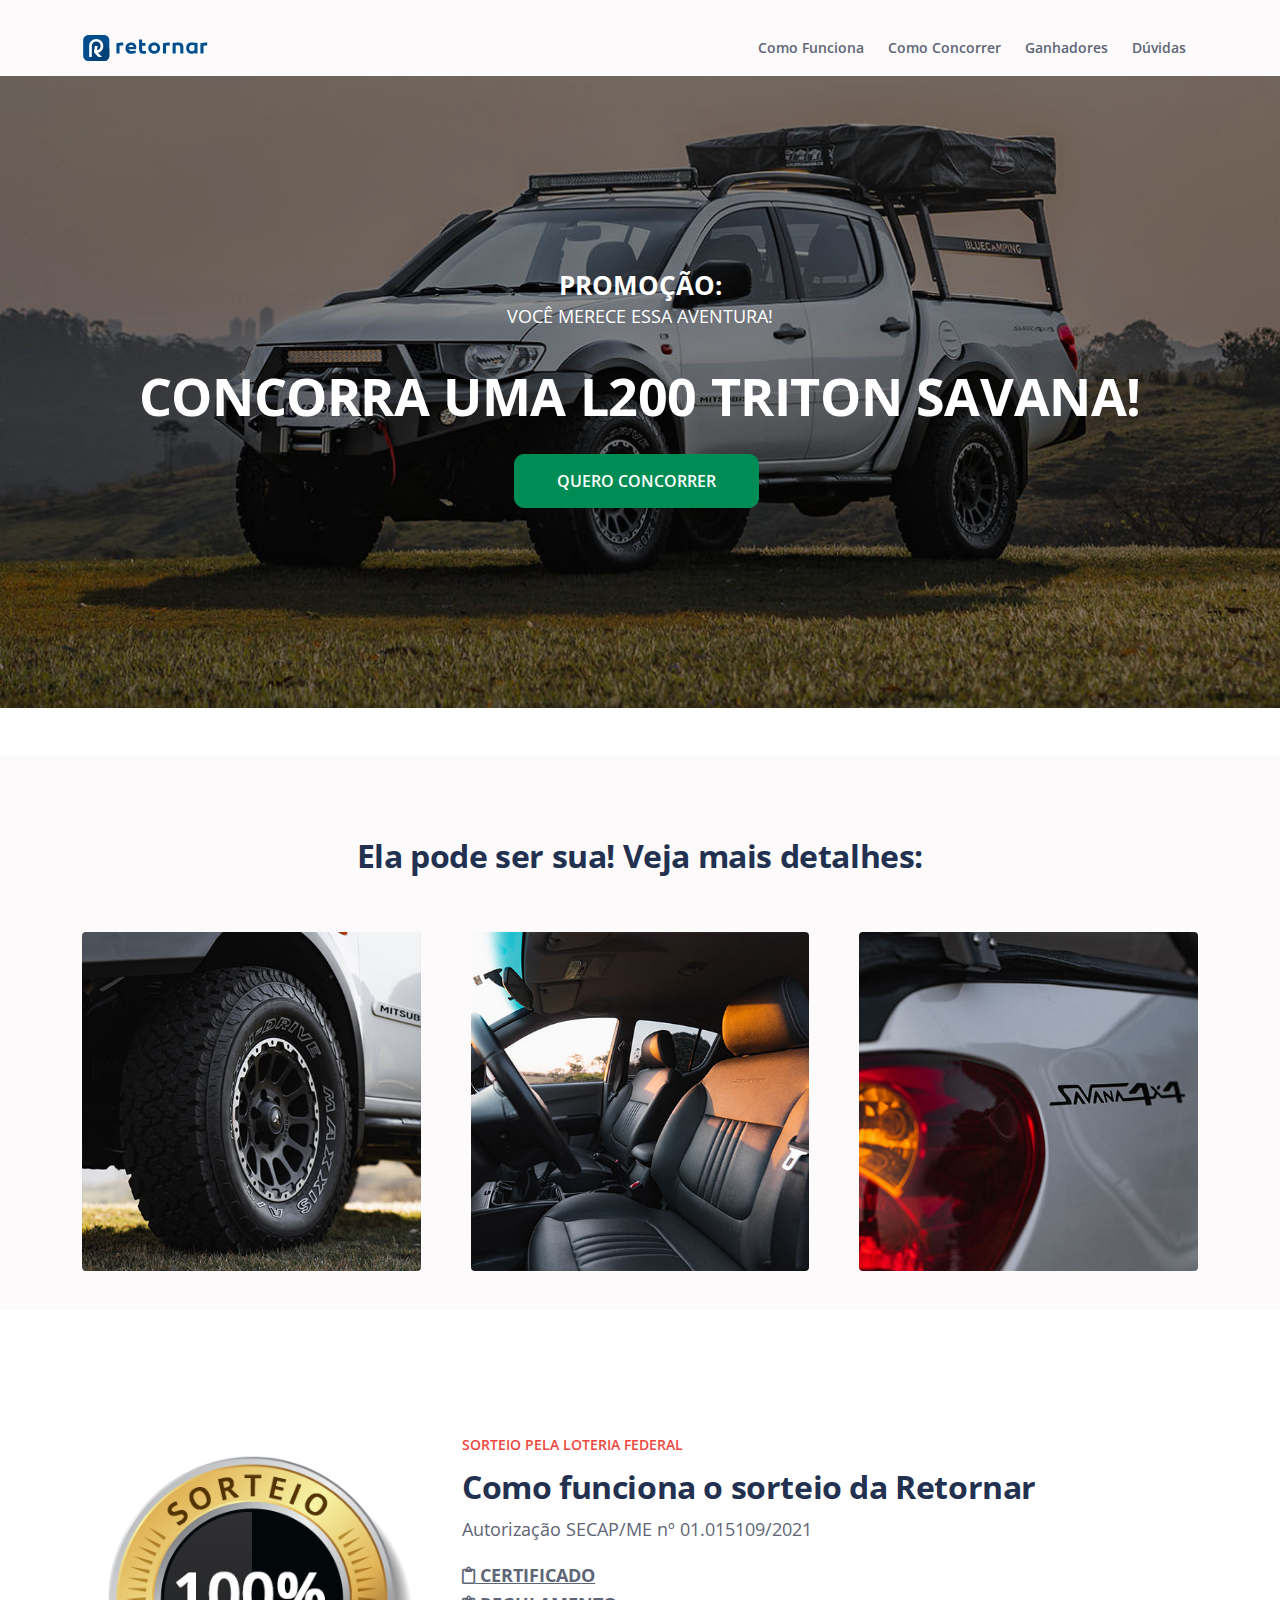
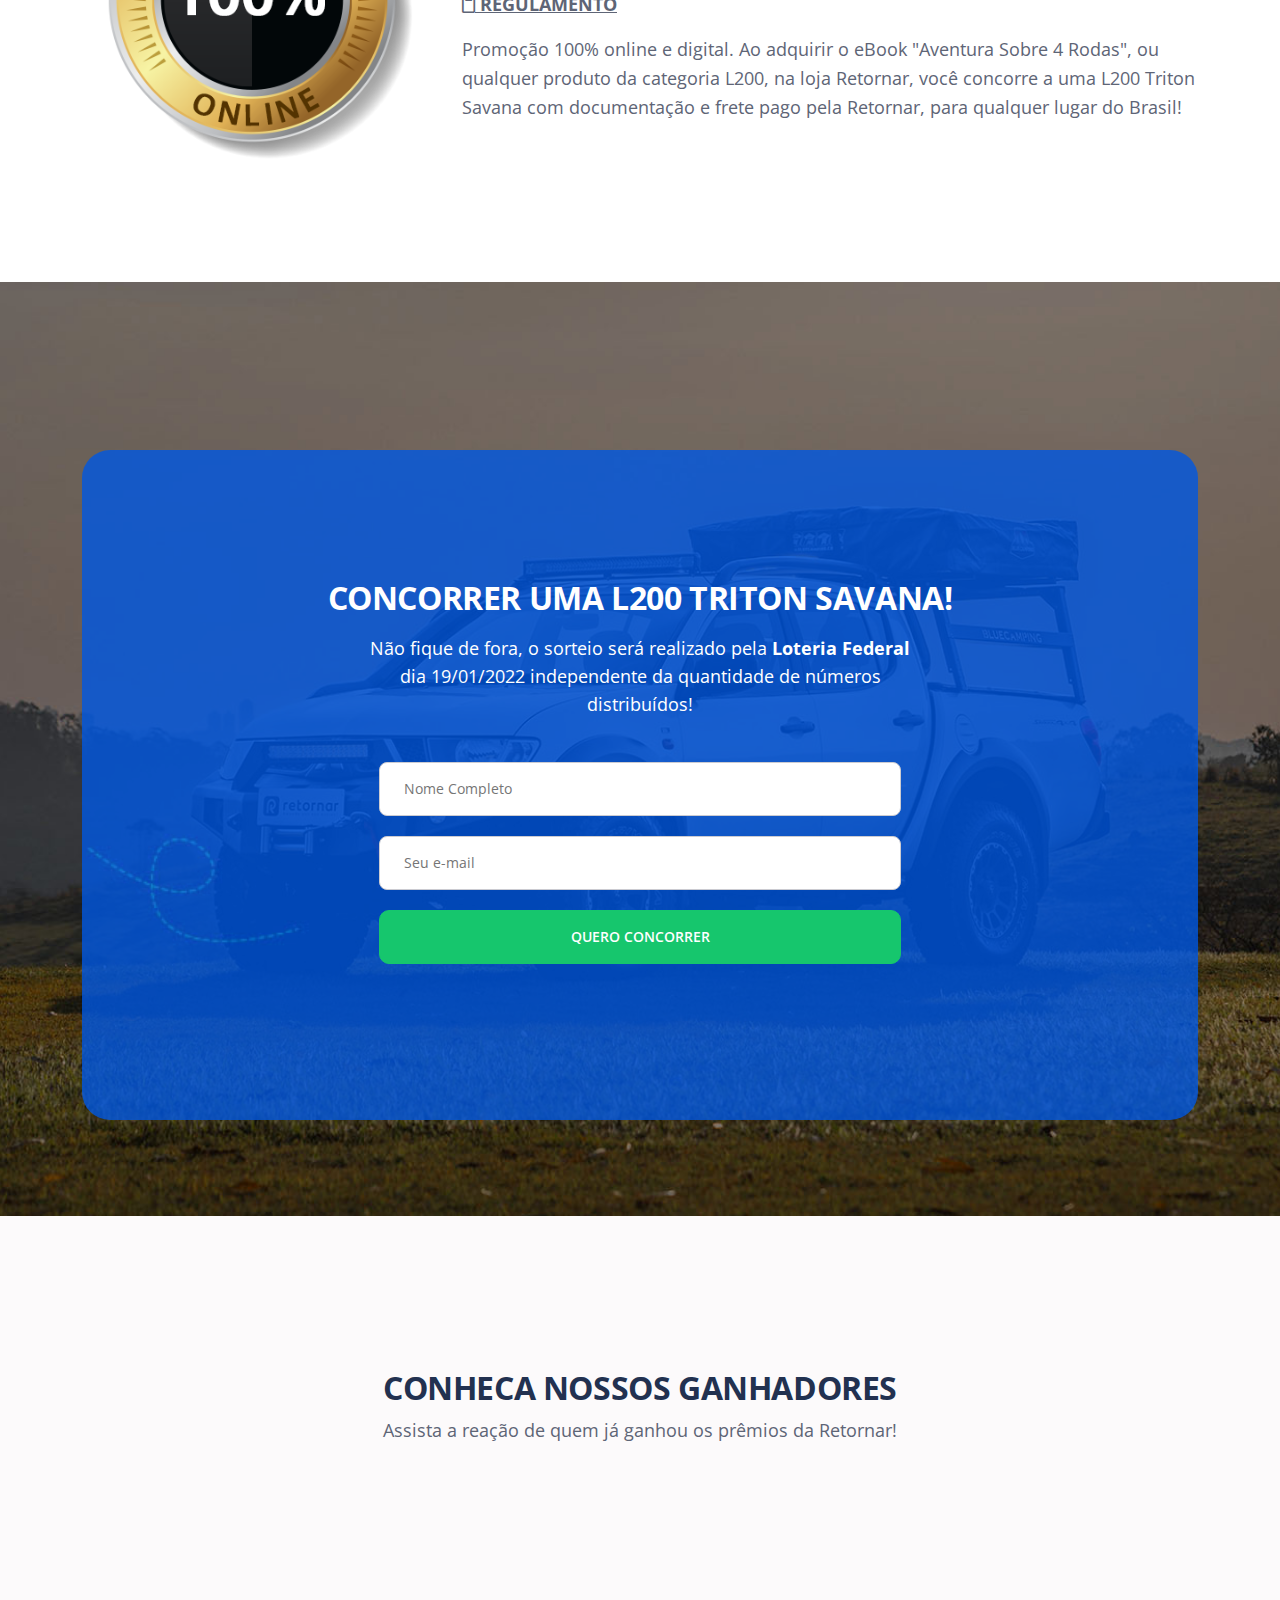
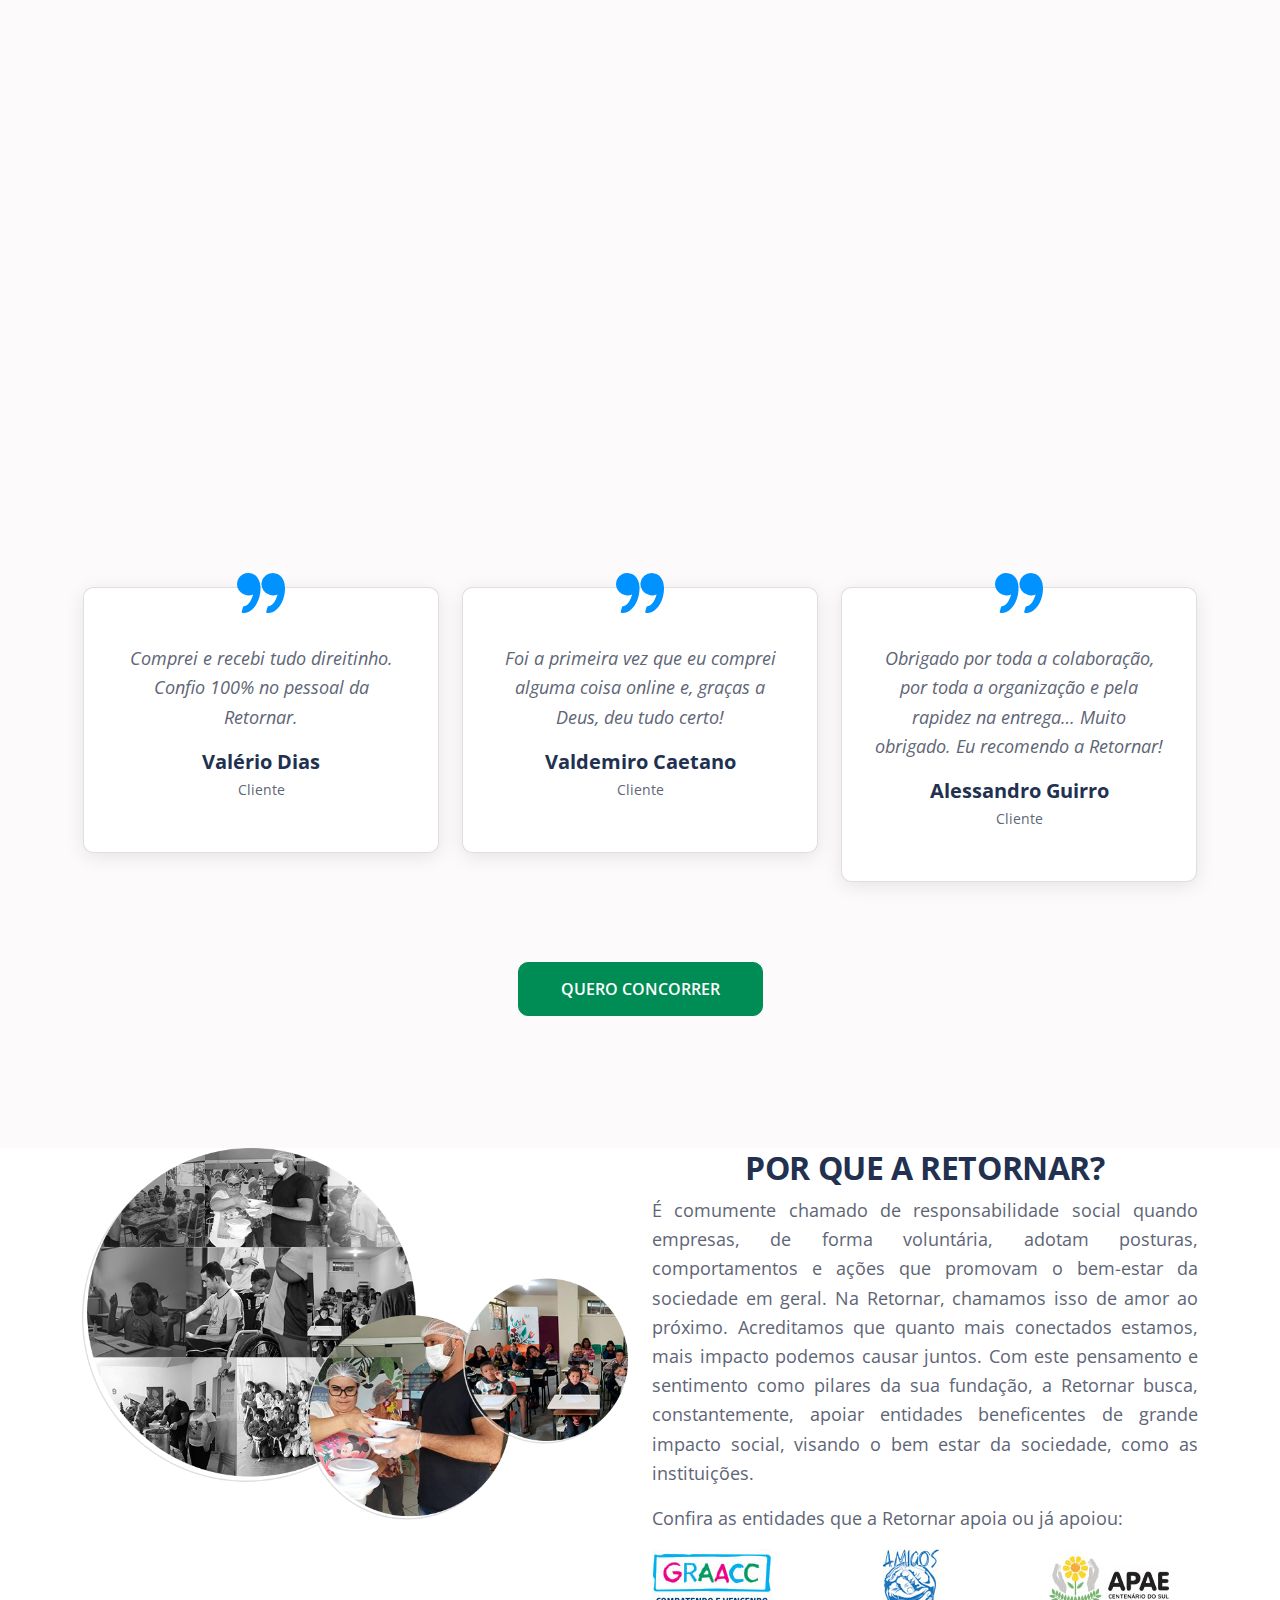
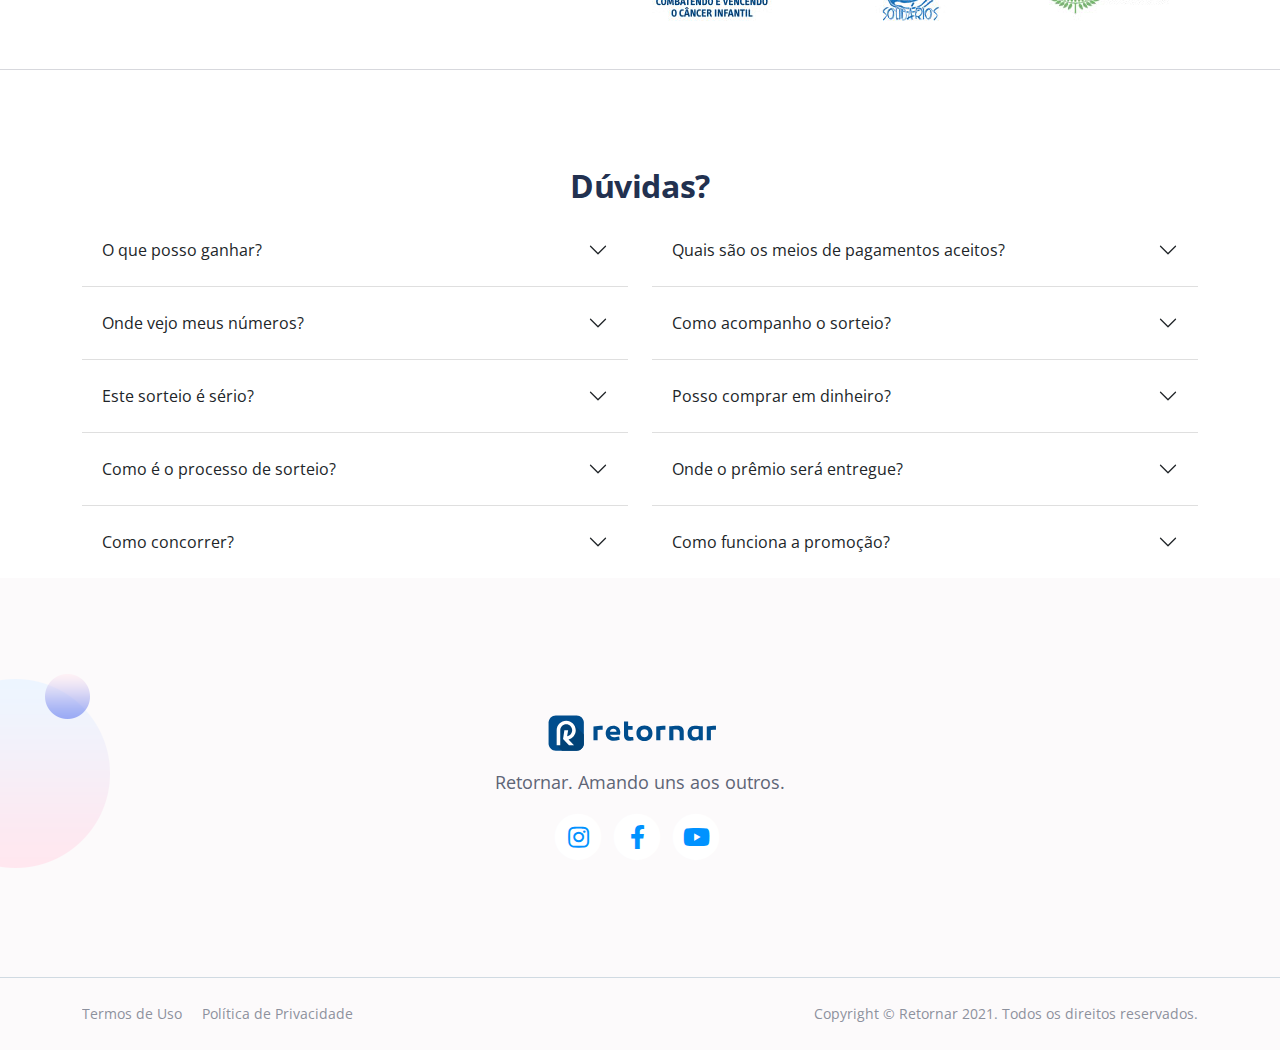
<file: html/index.html>
<!DOCTYPE html>
<html lang="pt-br">
<head>
    <meta charset="utf-8">
    <meta name="viewport" content="width=device-width, initial-scale=1, shrink-to-fit=no">
    
    <meta name="description" content="Para participar e concorrer, clique no link e compre agora mesmo o exemplar indicado na promoção do sorteio.">
    <meta name="author" content="Retornar Tecnologia">

	<meta property="og:site_name" content="Você pode ganhar uma L200 Triton Savana da Retornar." /> 
	<meta property="og:site" content="https://l200.retornar.com.br" /> 
	<meta property="og:title" content="Você pode ganhar uma L200 Triton Savana da Retornar! Clique e saiba como"/> 
	<meta property="og:description" content="Clique no link e compre agora mesmo o exemplar indicado na promoção do sorteio." /> 
	<meta property="og:image" content="https://l200.retornar.com.br/img/prod-slide-1.jpg" /> 
	<meta property="og:url" content="https://l200.retornar.com.br?utm_source=url_share&utm_campaign=l200" /> 
	
    <title>Você pode ganhar uma L200 Triton Savana da Retornar. Concorra ao fazer uma compra à partir de R$50,00</title>
    
    <!-- Styles -->
    <link href="https://fonts.googleapis.com/css2?family=Open+Sans:ital,wght@0,400;0,600;0,700;1,400&display=swap" rel="stylesheet">
    <link href="css/bootstrap.min.css" rel="stylesheet">
    <link href="css/fontawesome-all.min.css" rel="stylesheet">
    <link href="css/swiper.css" rel="stylesheet">
	<link href="css/styles.css" rel="stylesheet">
    <link href="css/custom.css" rel="stylesheet">
	
	<!-- Favicon  -->
    <link rel="icon" href="images/favicon.ico">
</head>

<body data-bs-spy="scroll" data-bs-target="#navbarExample">
    
    <!-- Navigation -->
    <nav id="navbarExample" class="navbar navbar-expand-lg fixed-top navbar-light" aria-label="Main navigation">
        <div class="container">
            <!-- Image Logo -->
            <a class="navbar-brand logo-image" href="#header"><img src="images/logo.svg" alt="alternative"></a>
            <button class="navbar-toggler p-0 border-0" type="button" id="navbarSideCollapse" aria-label="Toggle navigation">
                <span class="navbar-toggler-icon"></span>
            </button>
            <div class="navbar-collapse offcanvas-collapse" id="navbarsExampleDefault">
                <ul class="navbar-nav ms-auto navbar-nav-scroll">
                    <li class="nav-item">
                        <a class="nav-link" href="#como-funciona">Como Funciona</a>
                    </li>
                    <li class="nav-item">
                        <a class="nav-link" href="#como-concorrer">Como Concorrer</a>
                    </li>
                    <li class="nav-item">
                        <a class="nav-link" href="#ganhadores">Ganhadores</a>
                    </li>
                    <li class="nav-item">
                        <a class="nav-link" href="#duvidas">Dúvidas</a>
                    </li>
                </ul>
            </div> <!-- end of navbar-collapse -->
        </div> <!-- end of container -->
    </nav> <!-- end of navbar -->
    <!-- end of navigation -->

    <!-- Header -->
    <header id="header" class="header header-principal">
        <div class="container">
            <div class="row">
                <div class="col-lg-12 col-xl-12">
                    <div class="text-container">
                        <p class="p-large"><strong>PROMOÇÃO:</strong><br/>Você merece essa aventura!</p>
                        <p class="p-large"></p>
                        <h1 class="h1-large">Concorra uma L200 Triton Savana!</h1>
                        
                        <a class="btn-solid-lg" href="#como-concorrer">QUERO CONCORRER</a>
                    </div> <!-- end of text-container -->
                </div> <!-- end of col -->
            </div> <!-- end of row -->
        </div> <!-- end of container -->
    </header> <!-- end of header -->
    <!-- end of header -->


    <!-- detalhes -->
    <div id="detalhes" class="detalhes-1 bg-gray mt-5">
        <div class="container">
            <div class="row">
                <div class="col-lg-12">
                    <h2>Ela pode ser sua! Veja mais detalhes:</h2>
                </div> <!-- end of col -->
            </div> <!-- end of row -->
            <div class="row">
                <div class="col-lg-12">
                    
                   <!-- Image Slider -->
                   <div class="slider-container">
                    <div class="swiper-container image-slider">
                        <div class="swiper-wrapper">
                            <div class="swiper-slide">
                                <img class="img-fluid rounded" src="images/mosaico-02.jpg" alt="foto">
                            </div>
                            <div class="swiper-slide">
                                <img class="img-fluid rounded" src="images/mosaico-03.jpg" alt="foto">
                            </div>
                            <div class="swiper-slide">
                                <img class="img-fluid rounded" src="images/mosaico-04.jpg" alt="foto">
                            </div>
                            <div class="swiper-slide">
                                <img class="img-fluid rounded" src="images/mosaico-05.jpg" alt="foto">
                            </div>
                            <div class="swiper-slide">
                                <img class="img-fluid rounded" src="images/mosaico-06.jpg" alt="foto">
                            </div>
                            <div class="swiper-slide">
                                <img class="img-fluid rounded" src="images/mosaico-07.jpg" alt="foto">
                            </div>
                        </div> <!-- end of swiper-wrapper -->
                    </div> <!-- end of swiper container -->
                </div> <!-- end of slider-container -->
                <!-- end of image slider -->

                </div> <!-- end of col -->
            </div> <!-- end of row -->
        </div> <!-- end of container -->
    </div> <!-- end of cards-1 -->
    <!-- end of detalhes -->

    <!-- Como Funciona -->
    <div id="como-funciona" class="mt-5 mb-5 pb-5">
        <div class="container"> 
            <div class="row">
                <div class="col-xl-4">
                    <img class="img-fluid" src="images/selo_sorteio.png" alt="selo">
                </div>
                <div class="col-xl-8">
                    <div class="section-title">
                        SORTEIO PELA LOTERIA FEDERAL
                    </div>
                    <h2>Como funciona o sorteio da Retornar</h2>
                    <p>Autorização SECAP/ME nº 01.015109/2021</p>
                    <p>
                        <strong><a href="#"><span class="far fa-clipboard"></span> CERTIFICADO</strong></a> <br/>
                        <a href="#"><strong> <a href="#"><span class="far fa-clipboard"></span> REGULAMENTO</strong></a>
                    </p>
                    <p>Promoção 100% online e digital. Ao adquirir o eBook "Aventura Sobre 4 Rodas", ou qualquer produto da categoria L200, na loja Retornar, você concorre a uma L200 Triton Savana com documentação e frete pago pela Retornar, para qualquer lugar do Brasil!
                    </p>
                </div> <!-- end of col -->
            </div> <!-- end of row -->
        </div> <!-- end of container -->
    </div> <!-- end of como-funciona -->

        <!-- acao -->
        <div id="como-concorrer" class="basic-3">
            <div class="container">
                <div class="text-container">
                    <div class="row">
                        <div class="col-lg-12">
                            <h2>CONCORRER UMA L200 TRITON SAVANA!</h2>
                            <p class="p-large">Não fique de fora, o sorteio será realizado pela <strong>Loteria Federal</strong> dia 19/01/2022 independente da quantidade de números distribuídos!</p>
                        </div>
                        <div class="col">&nbsp;</div>
                        <div class="col-lg-6 col-sm-12">
                            <form>
                                <div class="form-group">
                                    <input type="text" class="form-control-input" placeholder="Nome Completo" required>
                                </div>
                                <div class="form-group">
                                    <input type="email" class="form-control-input" placeholder="Seu e-mail" required>
                                </div>
                                <div class="form-group">
                                    <button type="submit" class="btn-solid-lg form-control-submit-button" href="#como_concorrer">QUERO CONCORRER</button>
                                    
                                </div>
                            </form>
                        </div>
                        <div class="col">&nbsp;</div>
                    </div>
                </div> <!-- end of col -->
                </div> <!-- end of row -->
            </div> <!-- end of container -->
        </div> <!-- end of acao -->
        
    <!-- ganhadores -->
    <div id="ganhadores" class="ganhadores bg-gray">
        <div class="container">
            <div class="row">
                <div class="col-lg-12">
                    <h2>CONHECA NOSSOS GANHADORES</h2>
                    <p>Assista a reação de quem já ganhou os prêmios da Retornar!</p>
                </div> <!-- end of col -->
            </div> <!-- end of row -->
            <div class="row video-ganhadores">
                <div class="col-lg-12">
                    <iframe src="https://player.vimeo.com/video/516354800?loop=1&amp;title=0&amp;byline=0&amp;portrait=0" style="position:absolute;top:0;left:0;width:100%;height:100%;" frameborder="0" allow="autoplay; fullscreen; picture-in-picture" allowfullscreen=""></iframe>
                </div> <!-- end of col -->
            </div> <!-- end of row -->
            <!-- Depoimentos -->
            <div class="row">
                <div class="col-lg-12 mt-5">
                     <!-- Card -->
                     <div class="card">
                        <img class="quotes" src="images/quotes.svg" alt="alternative">
                        <div class="card-body">
                            <p class="testimonial-text">Comprei e recebi tudo direitinho. Confio 100% no pessoal da Retornar.</p>
                            <div class="testimonial-author">Valério Dias</div>
                            <div class="occupation">Cliente</div>
                        </div>
                    </div>
                    <!-- end of card -->

                    <!-- Card -->
                    <div class="card">
                        <img class="quotes" src="images/quotes.svg" alt="alternative">
                        <div class="card-body">
                            <p class="testimonial-text">Foi a primeira vez que eu comprei alguma coisa online e, graças a Deus, deu tudo certo!</p>
                            <div class="testimonial-author">Valdemiro Caetano</div>
                            <div class="occupation">Cliente</div>
                        </div>
                        
                    </div>
                    <!-- end of card -->

                    <!-- Card -->
                    <div class="card">
                        <img class="quotes" src="images/quotes.svg" alt="alternative">
                        <div class="card-body">
                            <p class="testimonial-text">Obrigado por toda a colaboração, por toda a organização e pela rapidez na entrega… Muito obrigado. Eu recomendo a Retornar!</p>
                            <div class="testimonial-author">Alessandro Guirro</div>
                            <div class="occupation">Cliente</div>
                        </div>
                        
                    </div>
                    <!-- end of card -->
                </div>
            </div> <!-- end off Depoimentos-->

            <!-- acao -->
            <div class="row mb-5">
                <div class="col">&nbsp;</div>
                        <div class="col-lg-4 col-sm-12">
                            <a class="btn-solid-lg mb-5" href="#como-concorrer">QUERO CONCORRER</a>
                        </div>
                        <div class="col">&nbsp;</div>
            </div> <!-- end of acao -->

    </div> <!-- end of conteiner -->
    </div><!-- end of ganhadores -->

      <!-- sobre a Retornar -->
      <div id="a-retornar" class="mb-5">
        <div class="container">
            <div class="row">
                <div class="col-lg-6 bg-sobre-a-retornar">
                    <div class="text-container">
                        <img class="img-fluid" src="images/filosofia-retornar.png" alt="alternative">
                    </div> <!-- end of text-container -->
                </div> <!-- end of col -->
                <div class="col-lg-6">
                    <h2>POR QUE A RETORNAR?</h2>
                    <p>É comumente chamado de responsabilidade social quando empresas, de forma voluntária, adotam posturas, comportamentos e ações que promovam o bem-estar da sociedade em geral.

                    Na Retornar, chamamos isso de amor ao próximo. Acreditamos que quanto mais conectados estamos, mais impacto podemos causar juntos.
                    
                    Com este pensamento e sentimento como pilares da sua fundação, a Retornar busca, constantemente, apoiar entidades beneficentes de grande impacto social, visando o bem estar da sociedade, como as instituições.</p>
                    <p>Confira as entidades que a Retornar apoia ou já apoiou:</p>
                         <!-- Image Slider -->
                    <div class="slider-container">
                        <div class="swiper-container image-slider">
                            <div class="swiper-wrapper">
                                <div class="swiper-slide">
                                    <img class="img-fluid" src="images/graac.jpg" alt="entidades">
                                </div>
                                <div class="swiper-slide">
                                    <img class="img-fluid" src="images/amigos-solidarios.jpg" alt="entidades">
                                </div>
                                <div class="swiper-slide">
                                    <img class="img-fluid" src="images/apae-centenario.jpg" alt="entidades">
                                </div>
                                <div class="swiper-slide">
                                    <img class="img-fluid" src="images/arte-e-vida.jpg" alt="entidades">
                                </div>
                                <div class="swiper-slide">
                                    <img class="img-fluid" src="images/instituto-livres.jpg" alt="entidades">
                                </div>
                                <div class="swiper-slide">
                                    <img class="img-fluid" src="images/miguel-da-esperanca.jpg" alt="entidades">
                                </div>
                                <div class="swiper-slide">
                                    <img class="img-fluid" src="images/refugio.jpg" alt="entidades">
                                </div>
                                <div class="swiper-slide">
                                    <img class="img-fluid" src="images/surf-special.jpg" alt="entidades">
                                </div>
                            </div> <!-- end of swiper-wrapper -->
                        </div> <!-- end of swiper container -->
                    </div> <!-- end of slider-container -->
                </div> <!-- end of col -->
            </div> <!-- end of row -->
        </div> <!-- end of container -->
    </div> <!-- end of sobre -->
    <!-- end of contact -->

    <hr class="section-divider">

    <!-- dúvidas -->
    <div id="duvidas" class="pt-5 mt-5">
        <div class="container">
            <div class="row">
                <h2>Dúvidas?</h2>
                <div class="col-lg-6">
                    <div class="accordion accordion-flush" id="accordionFlushExample">

                        <div class="accordion-item">
                            <h2 class="accordion-header" id="duvidas-titulo-1">
                              <button class="accordion-button collapsed" type="button" data-bs-toggle="collapse" data-bs-target="#duvidas-titulo-1-collapse" aria-expanded="false" aria-controls="duvidas-titulo-1-collapse">
                                O que posso ganhar?
                              </button>
                            </h2>
                            <div id="duvidas-titulo-1-collapse" class="accordion-collapse collapse" aria-labelledby="duvidas-titulo-1" data-bs-parent="#accordionFlushExample">
                              <div class="accordion-body">Você pode ganhar uma L200 Triton Savana, com documentação e frete pago para qualquer lugar do Brasil!</div>
                            </div>
                          </div>

                          <div class="accordion-item">
                            <h2 class="accordion-header" id="duvidas-titulo-2">
                              <button class="accordion-button collapsed" type="button" data-bs-toggle="collapse" data-bs-target="#duvidas-titulo-2-collapse" aria-expanded="false" aria-controls="duvidas-titulo-2-collapse">
                                Onde vejo meus números?
                              </button>
                            </h2>
                            <div id="duvidas-titulo-2-collapse" class="accordion-collapse collapse" aria-labelledby="duvidas-titulo-2" data-bs-parent="#accordionFlushExample">
                              <div class="accordion-body">Se você comprou algum produto Retornar que lhe dá direito à participar de uma promoção ou sorteio, <a href="https://sorteios.retornar.com.br/meusnumeros?utm_source=LPl200" target="_blank" rel="noopener noreferrer" style="font-size: 16px;"> clique aqui para consultar seus números da sorte</a>. Se já fazem mais de 3 dias úteis que você já fez seu pagamento, mande uma mensagem pra gente aqui pelo chat que vamos verificar o status do seu pedido.</div>
                            </div>
                          </div>

                          <div class="accordion-item">
                            <h2 class="accordion-header" id="duvidas-titulo-3">
                              <button class="accordion-button collapsed" type="button" data-bs-toggle="collapse" data-bs-target="#duvidas-titulo-3-collapse" aria-expanded="false" aria-controls="duvidas-titulo-3-collapse">
                                Este sorteio é sério?
                              </button>
                            </h2>
                            <div id="duvidas-titulo-3-collapse" class="accordion-collapse collapse" aria-labelledby="duvidas-titulo-3" data-bs-parent="#accordionFlushExample">
                              <div class="accordion-body">Sim! Quando o assunto é sorteio pode ter certeza que o assunto é sério. Esta ação cumpre todos os requisitos legais junto ao Governo Federal e possui certificado de autorização emitido pela Secap - Secretaria de Avaliação de Políticas Públicas, Planejamento, Energia e Loteria sob o certificado nº 01.015109/2021.</div>
                            </div>
                          </div>

                          <div class="accordion-item">
                            <h2 class="accordion-header" id="duvidas-titulo-4">
                              <button class="accordion-button collapsed" type="button" data-bs-toggle="collapse" data-bs-target="#duvidas-titulo-4-collapse" aria-expanded="false" aria-controls="duvidas-titulo-4-collapse">
                                Como é o processo de sorteio? 
                              </button>
                            </h2>
                            <div id="duvidas-titulo-4-collapse" class="accordion-collapse collapse" aria-labelledby="duvidas-titulo-4" data-bs-parent="#accordionFlushExample">
                              <div class="accordion-body">
                                <p>Será o ganhador do prêmio, o participante que possuir o número de ordem cujo número coincida com o número formado pela unidade simples 
                                    do último algarismo do 1º ao 5º prêmio da Loteria Federal do dia 19/01/2022.</p>
                                <p>Lido de cima pra baixo: Exemplificando - Resultado hipotético da Loteria Federal do dia 19/01/2022:<br><br>
                                    1o prêmio 32.48<span>5</span><br>2o prêmio 45.98<span>3</span><br>3o prêmio 37.44<span>2</span><br>4o prêmio
                                    18.66<span>6</span><br>5o prêmio 22.99<span>9</span><br></p>
                                <p>Será contemplado o portador do Cupom contendo o no <span>53.269</span></p>
                                <p>Se o número contemplado não for distribuído por qualquer motivo, o prêmio caberá ao portador do número distribuído imediatamente superior ou,
                                    na falta deste, ao portador do número distribuído imediatamente inferior.</p></div>
                            </div>
                          </div>

                          <div class="accordion-item">
                            <h2 class="accordion-header" id="duvidas-titulo-5">
                              <button class="accordion-button collapsed" type="button" data-bs-toggle="collapse" data-bs-target="#duvidas-titulo-5-collapse" aria-expanded="false" aria-controls="duvidas-titulo-5-collapse">
                                Como concorrer?
                              </button>
                            </h2>
                            <div id="duvidas-titulo-5-collapse" class="accordion-collapse collapse" aria-labelledby="duvidas-titulo-5" data-bs-parent="#accordionFlushExample">
                              <div class="accordion-body">Você precisa comprar o exemplar correspondente à promoção neste site. As participações são feitas exclusivamente online. Você pode comprar com cartão de crédito ou boleto bancário</div>
                            </div>
                          </div>

                      </div>
                </div> <!-- end of col -->
                <div class="col-lg-6">
                    <div class="accordion accordion-flush" id="accordionFlushExample">
                            
                        <div class="accordion-item">
                            <h2 class="accordion-header" id="duvidas-titulo-6">
                              <button class="accordion-button collapsed" type="button" data-bs-toggle="collapse" data-bs-target="#duvidas-titulo-6-collapse" aria-expanded="false" aria-controls="duvidas-titulo-6-collapse">
                                Quais são os meios de pagamentos aceitos?
                              </button>
                            </h2>
                            <div id="duvidas-titulo-6-collapse" class="accordion-collapse collapse" aria-labelledby="duvidas-titulo-6" data-bs-parent="#accordionFlushExample">
                              <div class="accordion-body">
                                <p>Além de <span>boleto bancário.</span></p>
                                <p>Cartões de créditos das seguintes bandeiras:</p>
                                <ul class="ml-3">
                                    <li>Visa</li>
                                    <li>MasterCard</li>
                                    <li>Diners</li>
                                    <li>American Express</li>
                                    <li>Elo</li>
                                </ul>
                                <p><strong>Atenção!</strong> Não são aceitos cartões de débito.</p>
                            </div>
                            </div>
                          </div>

                          <div class="accordion-item">
                            <h2 class="accordion-header" id="duvidas-titulo-7">
                              <button class="accordion-button collapsed" type="button" data-bs-toggle="collapse" data-bs-target="#duvidas-titulo-7-collapse" aria-expanded="false" aria-controls="duvidas-titulo-7-collapse">
                                Como acompanho o sorteio?
                              </button>
                            </h2>
                            <div id="duvidas-titulo-7-collapse" class="accordion-collapse collapse" aria-labelledby="duvidas-titulo-7" data-bs-parent="#accordionFlushExample">
                              <div class="accordion-body">Você receberá seus números na hora se o pagamento for feito com cartão de crédito. O seu pedido pode ser acompanhado com o email utilizado para participar no site Retornar <a href="https://sorteios.retornar.com.br/meusnumeros?utm_source=LPl200" target="_blank" rel="noopener noreferrer" style="font-size: 16px;">(clique aqui para acessar)</a>. Se você optar comprar com boleto bancário, você receberá o(s) número(s) em até 3 dias úteis após o pagamento direto no seu email.</div>
                            </div>
                          </div>

                          <div class="accordion-item">
                            <h2 class="accordion-header" id="duvidas-titulo-8">
                              <button class="accordion-button collapsed" type="button" data-bs-toggle="collapse" data-bs-target="#duvidas-titulo-8-collapse" aria-expanded="false" aria-controls="duvidas-titulo-8-collapse">
                                Posso comprar em dinheiro?
                              </button>
                            </h2>
                            <div id="duvidas-titulo-8-collapse" class="accordion-collapse collapse" aria-labelledby="duvidas-titulo-8" data-bs-parent="#accordionFlushExample">
                              <div class="accordion-body">Não. As vendas são feitas exclusivamentes online através do site Retornar. Nenhum item será vendido presencialmente ou de forma física.</div>
                            </div>
                          </div>

                          <div class="accordion-item">
                            <h2 class="accordion-header" id="duvidas-titulo-9">
                              <button class="accordion-button collapsed" type="button" data-bs-toggle="collapse" data-bs-target="#duvidas-titulo-9-collapse" aria-expanded="false" aria-controls="duvidas-titulo-9-collapse">
                                Onde o prêmio será entregue?
                              </button>
                            </h2>
                            <div id="duvidas-titulo-9-collapse" class="accordion-collapse collapse" aria-labelledby="duvidas-titulo-9" data-bs-parent="#accordionFlushExample">
                              <div class="accordion-body">Você não precisa se preocupar com isso. A Retornar irá cuidar de todos os trâmites e fará a entrega do prêmio em todo o território nacional com documentação e transferência paga. TUDO INCLUSO!</div>
                            </div>
                          </div>

                          <div class="accordion-item">
                            <h2 class="accordion-header" id="duvidas-titulo-10">
                              <button class="accordion-button collapsed" type="button" data-bs-toggle="collapse" data-bs-target="#duvidas-titulo-10-collapse" aria-expanded="false" aria-controls="duvidas-titulo-10-collapse">
                                Como funciona a promoção?
                              </button>
                            </h2>
                            <div id="duvidas-titulo-10-collapse" class="accordion-collapse collapse" aria-labelledby="duvidas-titulo-10" data-bs-parent="#accordionFlushExample">
                              <div class="accordion-body">O ebook 'Aventura Sobre 4 Rodas' é um item elegível da promoção Retornar e Você de L200. 
                                Ao comprar o eBook, ou qualquer outro eBook vendido nesse site ou na categoria L200 da loja Retornar, você receberá de brinde, números para participar do sorteio e concorrerá a uma L200 Triton Savana, 
                                com documentação e frete pago para qualquer lugar do Brasil. 
                                <a href="regulamento.pdf" target="_blank" rel="noopener noreferrer" class="d-block" style="font-size: 16px;">Clique aqui para consultar o regulamento</a></div>
                            </div>
                          </div>

                      </div>
                </div> <!-- end of col -->
            </div> <!-- end of row -->
        </div> <!-- end of container -->
    </div> <!-- end of dúvidas -->

    <!-- Footer -->
    <div class="footer bg-gray">
        <img class="decoration-circles" src="images/decoration-circles.png" alt="alternative">
        <div class="container">
            <div class="row">
                <div class="col-lg-12">
                    <!-- Image Logo -->
                    <a class="navbar-brand logo-image" href="#header"><img src="images/logo.svg" alt="alternative"></a>
                    <p>Retornar. Amando uns aos outros.</p>
                    <div class="social-container">
                        <span class="fa-stack">
                            <a href="https://www.instagram.com/retornar.com.br/" target="_blank">
                                <i class="fas fa-circle fa-stack-2x"></i>
                                <i class="fab fa-instagram fa-stack-1x"></i>
                            </a>
                        </span>
                        <span class="fa-stack">
                            <a href="https://www.facebook.com/retornar.com.br/" target="_blank">
                                <i class="fas fa-circle fa-stack-2x"></i>
                                <i class="fab fa-facebook-f fa-stack-1x"></i>
                            </a>
                        </span>
                        <span class="fa-stack">
                            <a href="https://www.youtube.com/c/Retornar" target="_blank">
                                <i class="fas fa-circle fa-stack-2x"></i>
                                <i class="fab fa-youtube fa-stack-1x"></i>
                            </a>
                        </span>
                    </div> <!-- end of social-container -->
                </div> <!-- end of col -->
            </div> <!-- end of row -->
        </div> <!-- end of container -->
    </div> <!-- end of footer -->  
    <!-- end of footer -->


    <!-- Copyright -->
    <div class="copyright bg-gray">
        <div class="container">
            <div class="row">
                <div class="col-lg-6 col-md-12 col-sm-12">
                    <ul class="list-unstyled li-space-lg p-small">
                        <li><a href="#">Termos de Uso</a></li>
                        <li><a href="#">Política de Privacidade</a></li>
                    </ul>   
                </div> <!-- end of col -->
                <div class="col-lg-6 col-md-12 col-sm-12">
                    <p class="p-small statement">Copyright © <a href="#">Retornar 2021. Todos os direitos reservados.</a></p>
                </div> <!-- end of col -->

            </div> <!-- enf of row -->
        </div> <!-- end of container -->
    </div> <!-- end of copyright --> 
    <!-- end of copyright -->
    	
    <!-- Scripts -->
    <script src="js/bootstrap.min.js"></script> <!-- Bootstrap framework -->
    <script src="js/swiper.min.js"></script> <!-- Swiper for image and text sliders -->
    <script src="js/scripts.js"></script> <!-- Custom scripts -->
</body>
</html>
</file>
<file: html/css/styles.css>
/* Description: Master CSS file */


/**************************/
/*     General Styles     */
/**************************/
body,
html {
    width: 100%;
	height: 100%;
}

body, p {
	color: #5e6576; 
	font: 400 1.1rem/1.825rem "Open Sans", sans-serif;
}

h1 {
	color: #223150;
	font-weight: 700;
	font-size: 2.5rem;
	line-height: 3.25rem;
	letter-spacing: -0.4px;
}

h2 {
	color: #223150;
	font-weight: 700;
	font-size: 2rem;
	line-height: 2.5rem;
	letter-spacing: -0.4px;
}

h3 {
	color: #223150;
	font-weight: 700;
	font-size: 1.75rem;
	line-height: 2.25rem;
	letter-spacing: -0.2px;
}

h4 {
	color: #223150;
	font-weight: 700;
	font-size: 1.5rem;
	line-height: 2rem;
	letter-spacing: -0.2px;
}

h5 {
	color: #223150;
	font-weight: 700;
	font-size: 1.25rem;
	line-height: 1.625rem;
}

h6 {
	color: #223150;
	font-weight: 700;
	font-size: 1rem;
	line-height: 1.375rem;
}

.p-large {
	font-size: 1.125rem;
	line-height: 1.75rem;
}

.p-small {
	font-size: 0.875rem;
	line-height: 1.5rem;
}

.testimonial-text {
	font-style: italic;
}

.testimonial-author {
	font-weight: 700;
	font-size: 1.25rem;
	line-height: 1.75rem;
}

.li-space-lg li {
	margin-bottom: 0.5rem;
}

a {
	color: #5e6576;
	text-decoration: underline;
}

a:hover {
	color: #5e6576;
	text-decoration: underline;
}

.no-line {
	text-decoration: none;
}

.no-line:hover {
	text-decoration: none;
}

.read-more {
	font-weight: 600;
	font-size: 0.875rem;
	line-height: 1.5rem;
}

.read-more .fas {
	margin-left: 0.625rem;
	font-size: 1rem;
	vertical-align: -8%;
}

.blue {
	color: #0092ff;
}

.bg-gray {
	background-color: #fcfafb;
}

.section-title {
	margin-bottom: 0.5rem;
	color: #ef473d;
	font-weight: 600;
	font-size: 0.875rem;
}

.btn-solid-reg {
	display: inline-block;
	padding: 1.375rem 2.25rem 1.375rem 2.25rem;
	border: 1px solid #0092ff;
	border-radius: 30px;
	background-color: #0092ff;
	color: #ffffff;
	font-weight: 600;
	font-size: 0.875rem;
	line-height: 0;
	text-decoration: none;
	transition: all 0.2s;
}

.btn-solid-reg:hover {
	background-color: transparent;
	color: #0092ff; /* needs to stay here because of the color property of a tag */
	text-decoration: none;
}

.btn-solid-lg {
	display: inline-block;
	padding: 1.625rem 2.625rem 1.625rem 2.625rem;
	border: 1px solid #008D55;
	border-radius: 10px;
	background-color: #008D55;
	color: #ffffff;
	font-weight: 600;
	font-size: 1rem;
	line-height: 0;
	text-decoration: none;
	transition: all 0.2s;
}

.btn-solid-lg:hover {
	/*background-color: transparent;*/
	background-color: #054d31;
	border: 1px solid #054d31;
	color: #ffffff;
	text-decoration: none;
	transform: scale(1.1);
}

.btn-solid-sm {
	display: inline-block;
	padding: 1rem 1.5rem 1rem 1.5rem;
	border: 1px solid #0092ff;
	border-radius: 30px;
	background-color: #0092ff;
	color: #ffffff;
	font-weight: 600;
	font-size: 0.875rem;
	line-height: 0;
	text-decoration: none;
	transition: all 0.2s;
}

.btn-solid-sm:hover {
	background-color: transparent;
	color: #0092ff; /* needs to stay here because of the color property of a tag */
	text-decoration: none;
}

.btn-outline-reg {
	display: inline-block;
	padding: 1.375rem 2.25rem 1.375rem 2.25rem;
	border: 1px solid #ef473d;
	border-radius: 30px;
	background-color: transparent;
	color: #ef473d;
	font-weight: 600;
	font-size: 0.875rem;
	line-height: 0;
	text-decoration: none;
	transition: all 0.2s;
}

.btn-outline-reg:hover {
	background-color: #ef473d;
	color: #ffffff;
	text-decoration: none;
}

.btn-outline-lg {
	display: inline-block;
	padding: 1.625rem 2.625rem 1.625rem 2.625rem;
	border: 1px solid #ef473d;
	border-radius: 30px;
	background-color: transparent;
	color: #ef473d;
	font-weight: 600;
	font-size: 0.875rem;
	line-height: 0;
	text-decoration: none;
	transition: all 0.2s;
}

.btn-outline-lg:hover {
	background-color: #ef473d;
	color: #ffffff;
	text-decoration: none;
}

.btn-outline-sm {
	display: inline-block;
	padding: 1rem 1.5rem 1rem 1.5rem;
	border: 1px solid #ef473d;
	border-radius: 30px;
	background-color: transparent;
	color: #ef473d;
	font-weight: 600;
	font-size: 0.875rem;
	line-height: 0;
	text-decoration: none;
	transition: all 0.2s;
}

.btn-outline-sm:hover {
	background-color: #ef473d;
	color: #ffffff;
	text-decoration: none;
}

.form-group {
	position: relative;
	margin-bottom: 1.25rem;
}

.form-control-input,
.form-control-textarea {
	width: 100%;
	padding-top: 0.875rem;
	padding-bottom: 0.875rem;
	padding-left: 1.5rem;
	border: 1px solid #cbcbd1;
	border-radius: 8px;
	background-color: #ffffff;
	font-size: 0.875rem;
	line-height: 1.5rem;
	-webkit-appearance: none; /* removes inner shadow on form inputs on ios safari */
}

.form-control-textarea {
	display: block;
	height: 14rem; /* used instead of html rows to normalize height between Chrome and IE/FF */
}

.form-control-input:focus,
.form-control-textarea:focus {
	border: 1px solid #a1a1a1;
	outline: none; /* Removes blue border on focus */
}

.form-control-input:hover,
.form-control-textarea:hover {
	border: 1px solid #a1a1a1;
}

.form-control-submit-button {
	display: inline-block;
	width: 100%;
	height: 3.25rem;
	border: 1px solid #0092ff;
	background-color: #0092ff;
	color: #ffffff;
	font-weight: 600;
	font-size: 0.875rem;
	line-height: 0;
	cursor: pointer;
	transition: all 0.2s;
}

.form-control-submit-button:hover {
	border: 1px solid #0092ff;
	background-color: transparent;
	color: #0092ff;
}


/**********************/
/*     Navigation     */
/**********************/
.navbar {
	background-color: #fcfafb;
	font-weight: 600;
	font-size: 0.875rem;
	line-height: 0.875rem;
	box-shadow: 0 1px 6px 0 rgba(0, 0, 0, 0.05);
}

.navbar .navbar-brand {
	padding-top: 0.25rem;
	padding-bottom: 0.25rem;
}

.navbar .logo-image img {
    width: 126px;
	height: 32px;
}

.navbar .logo-text {
	color: #223150;
	font-weight: 700;
	font-size: 1.875rem;
	line-height: 1rem;
	text-decoration: none;
}

.offcanvas-collapse {
	position: fixed;
	top: 3.25rem; /* adjusts the height between the top of the page and the offcanvas menu */
	bottom: 0;
	left: 100%;
	width: 100%;
	padding-right: 1rem;
	padding-left: 1rem;
	overflow-y: auto;
	visibility: hidden;
	background-color: #fcfafb;
	transition: visibility .3s ease-in-out, -webkit-transform .3s ease-in-out;
	transition: transform .3s ease-in-out, visibility .3s ease-in-out;
	transition: transform .3s ease-in-out, visibility .3s ease-in-out, -webkit-transform .3s ease-in-out;
}

.offcanvas-collapse.open {
	visibility: visible;
	-webkit-transform: translateX(-100%);
	transform: translateX(-100%);
}

.navbar .navbar-nav {
	margin-top: 0.75rem;
	margin-bottom: 0.5rem;
}

.navbar .nav-item .nav-link {
	padding-top: 0.625rem;
	padding-bottom: 0.625rem;
	color: #5e6576;
	text-decoration: none;
	transition: all 0.2s ease;
}

.navbar .nav-item.dropdown.show .nav-link,
.navbar .nav-item .nav-link:hover,
.navbar .nav-item .nav-link.active {
	color: #0092ff;
}

/* Dropdown Menu */
.navbar .dropdown .dropdown-menu {
	animation: fadeDropdown 0.2s; /* required for the fade animation */
}

@keyframes fadeDropdown {
    0% {
        opacity: 0;
    }

    100% {
        opacity: 1;
	}
}

.navbar .dropdown-menu {
	margin-top: 0.25rem;
	margin-bottom: 0.25rem;
	border: none;
	background-color: #fcfafb;
}

.navbar .dropdown-item {
	padding-top: 0.625rem;
	padding-bottom: 0.625rem;
	color: #5e6576;
	font-weight: 600;
	font-size: 0.875rem;
	line-height: 0.875rem;
	text-decoration: none;
}

.navbar .dropdown-item:hover {
	background-color: #fcfafb;
	color: #0092ff;
}

.navbar .dropdown-divider {
	width: 100%;
	height: 1px;
	margin: 0.5rem auto 0.5rem auto;
	border: none;
	background-color: #d1d1d1;
}
/* end of dropdown menu */

.navbar .navbar-toggler {
	padding: 0;
	border: none;
	font-size: 1.25rem;
}


/******************/
/*     Header     */
/******************/
.header {
	padding-top: 8rem;
	padding-bottom: 4em;
	background: url('../images/header-background.jpg') center center no-repeat;
	background-size: cover;
	text-align: center;
}

.header .h1-large {
	margin-bottom: 1.75rem;
}

.header .p-large {
	margin-bottom: 2.25rem;
}

.header .image-container {
	margin-top: 5rem;
}


/********************/
/*     Detalhes     */
/********************/
.detalhes-1 {
	padding-top: 5rem;
	padding-bottom: 2.25em;
}

.detalhes-1 h2 {
	margin-bottom: 3.5rem;
}

.detalhes-1 .card {
	margin-bottom: 5rem;
	border: none;
	background-color: transparent;
}

.detalhes-1 .card-icon {
	width: 66px;
	height: 66px;
	margin-bottom: 1.875rem;
	border-radius: 8px;
	background-color: #ddedfb;
	text-align: center;
}

.detalhes-1 .card-icon .fas,
.detalhes-1 .card-icon .far {
	color: #0092ff;
	font-size: 2rem;
	line-height: 66px;
}

.detalhes-1 .card-icon.red {
	background-color: #fbe4e4;
}

.detalhes-1 .card-icon.red .fas,
.detalhes-1 .card-icon.red .far {
	color: #ef473d;
}

.detalhes-1 .card-icon.green {
	background-color: #e0f4ea;
}

.detalhes-1 .card-icon.green .fas,
.detalhes-1 .card-icon.green .far {
	color: #16c66d;
}

.detalhes-1 .card-body {
	padding: 0;
}

.detalhes-1 .card-title {
	margin-bottom: 1.125rem;
}

.detalhes-1 .card-body p {
	margin-bottom: 1.125rem;
}

.detalhes-1 .read-more {
	color: #223150;
}

.detalhes-1 .read-more .fas {
	color: #223150;
}



/************************/
/*    Ganhadores     */
/************************/
.ganhadores {
	padding-top: 9.5rem;
	padding-bottom: 2.25rem;
	text-align: center;
}

.ganhadores .h2-heading {
	margin-bottom: 3.75rem;
}

.ganhadores .card {
	position: relative;
	margin-bottom: 5rem;
	border-radius: 10px;
	box-shadow: 0 4px 20px -1px rgba(0, 0, 0, 0.1);
}

.ganhadores .card .quotes {
	position: absolute;
	top: -15px;
	right: 0;
	left: 0;
	width: 48px;
	margin-right: auto;
	margin-left: auto;
}

.ganhadores .card-body {
	padding: 3.5rem 2rem 3.125rem 2rem;
}

.ganhadores .testimonial-author {
	margin-bottom: 0.125rem;
	color: #223150;
}

.ganhadores .occupation {
	font-size: 0.875rem;
	line-height: 1.5rem;
}

.ganhadores .card .gradient-floor {
	position: absolute;
	bottom: 0;
	left: 0;
	height: 10px;
	width: 100%;
	border-bottom-left-radius: 10px;
	border-bottom-right-radius: 10px;
}

.ganhadores .card .gradient-floor.red-to-blue {
	background: linear-gradient(to right, #ef3d91, #0092ff);
}

.ganhadores .card .gradient-floor.blue-to-purple {
	background: linear-gradient(to right, #0092ff, #637eff);
}

.ganhadores .card .gradient-floor.purple-to-green {
	background: linear-gradient(to right, #637eff, #16c66d);
}


/**********************/
/*    como concorrer    */
/**********************/
.basic-3 {
	padding-top: 4rem;
	background-size: cover;
	text-align: center;
}

.basic-3 .text-container {
	padding: 5rem 1.5rem 5.5rem 1.5rem;
	border-radius: 28px;
	background: url('../images/invitation-background.png') center center no-repeat;
	background-size: cover;
}

.basic-3 h2 {
	margin-bottom: 1rem;
	color: #ffffff;
}

.basic-3 .p-large {
	margin-bottom: 2.75rem;
	color: #ffffff;
}

.basic-3 .btn-solid-lg {
	border-color: #16c66d;
	background-color: #16c66d;
}

.basic-3 .btn-solid-lg:hover {
	border-color: #ffffff;
	background-color: #054d31;
	color: #ffffff;
}


/******************/
/*     Footer     */
/******************/
.footer {
	position: relative;
	padding-top: 7.5rem;
	padding-bottom: 6rem;
	text-align: center;
}

.footer .decoration-circles {
	position: absolute;
	top: 96px;
	left: -60px;
}

.footer div[class*="col"] {  
	/* selects all elements which have classes starting with col */
	/* needed so that the absolute positioned decoration stays behind */
	position: relative;
}

.footer a {
	color: #223150;
	text-decoration: none;
}

.footer h4 {
	margin-bottom: 1.875rem;
}

.footer .fa-stack {
	width: 2em;
	margin-bottom: 1.25rem;
	margin-right: 0.375rem;
	font-size: 1.5rem;
}

.footer .fa-stack .fa-stack-1x {
    color: #0092ff;
	transition: all 0.2s ease;
}

.footer .fa-stack .fa-stack-2x {
	color: #ffffff;
	transition: all 0.2s ease;
}

.footer .fa-stack:hover .fa-stack-1x {
	color: #ffffff;
}

.footer .fa-stack:hover .fa-stack-2x {
    color: #0092ff;
}


/*********************/
/*     Copyright     */
/*********************/
.copyright {
	padding-top: 1.5rem;
	border-top: 1px solid #d0dae2;
	text-align: center;
}

.copyright a {
	text-decoration: none;
}

.copyright .list-unstyled,
.copyright .statement {
	opacity: 0.7;
}


/*************************/
/*     Media Queries     */
/*************************/	
/* Min-width 768px */
@media (min-width: 768px) {

	/* Header */
	.header {
		padding-top: 9rem;
		padding-bottom: 5em;
	}

	.header .h1-large {
		font-size: 3.25rem;
		line-height: 3.75rem;
	}
	/* end of header */


	/* Statistics */
	.counter .counter-cell {
		display: inline-block;
		margin-right: 1.5rem;
		margin-left: 1.5rem;
		vertical-align: top;
	}
	/* end of statistics */


	/* Extra Pages */
	.ex-basic-1 .text-box {
		padding: 1.75rem 2rem 0.875rem 2rem;
	}
	/* end of extra pages */
}
/* end of min-width 768px */


/* Min-width 992px */
@media (min-width: 992px) {
	
	/* General Styles */
	.h2-heading {
		width: 35.25rem;
		margin-right: auto;
		margin-left: auto;
	}

	.p-heading {
		width: 46rem;
		margin-right: auto;
		margin-left: auto;
	}
	/* end of general styles */


	/* Navigation */
	.navbar {
		padding-top: 1.75rem;
		background-color: #fcfafb;
		box-shadow: none;
		transition: all 0.2s;
	}

	.navbar.top-nav-collapse {
		padding-top: 0.5rem;
		padding-bottom: 0.5rem;
		background-color: #fcfafb;
		box-shadow: 0 3px 6px 0 rgba(0, 0, 0, 0.05);
	}

	.offcanvas-collapse {
		position: static;
		top: auto;
		bottom: auto;
		left: auto;
		width: auto;
		padding-right: 0;
		padding-left: 0;
		background-color: transparent;
		overflow-y: visible;
		visibility: visible;
	}

	.offcanvas-collapse.open {
		-webkit-transform: none;
		transform: none;
	}

	.navbar .navbar-nav {
		margin-top: 0;
		margin-bottom: 0;
	}
	
	.navbar .nav-item .nav-link {
		padding-right: 0.75rem;
		padding-left: 0.75rem;
	}

	.navbar .dropdown-menu {
		padding-top: 0.75rem;
		padding-bottom: 0.75rem;
		box-shadow: 0 3px 3px 1px rgba(0, 0, 0, 0.08);
	}

	.navbar .dropdown-divider {
		width: 90%;
	}

	.navbar .nav-item .btn-solid-sm {
		margin-top: 0;
		margin-left: 1rem;
	}
	/* end of navigation */


	/* Header */
	.header {
		text-align: left;
	}

	.header .text-container {
		margin-top: 4rem;
	}

	.header .image-container {
		margin-top: 0;
	}

	.header .btn-solid-lg,
	.header .btn-outline-lg {
		margin-right: 0;
		margin-left: 0;
	}
	
	.header .btn-solid-lg {
		margin-right: 0.5rem;
	}
	/* end of header */


	/* detalhes */
	.detalhes-1 .card {
		display: inline-block;
		width: 286px;
		vertical-align: top;
	}
	
	.detalhes-1 .card:nth-of-type(3n+2) {
		margin-right: 2rem;
		margin-left: 2rem;
	}
	/* end of detalhes */

	/* ganhadores */
	.ganhadores .card {
		display: inline-block;
		width: 298px;
		vertical-align: top;
	}
	
	.ganhadores .card:nth-of-type(3n+2) {
		margin-right: 1rem;
		margin-left: 1rem;
	}
	/* end of ganhadores */


	/* como concorrer */
	.basic-3 .text-container {
		padding-top: 6rem;
		padding-bottom: 6rem;
	}

	.basic-3 h2 {
		width: 42rem;
		margin-right: auto;
		margin-left: auto;
	}

	.basic-3 .p-large {
		width: 35rem;
		margin-right: auto;
		margin-left: auto;
	}
	/* end of como concorrer */


	/* Footer */
	.footer h4 {
		width: 46rem;
		margin-right: auto;
		margin-left: auto;
	}
	/* end of footer */


	/* Copyright */
	.copyright {
		text-align: left;
	}

	.copyright .list-unstyled li {
		display: inline-block;
		margin-right: 1rem;
	}

	.copyright .statement {
		text-align: right;
	}
	/* end of copyright */


	/* Extra Pages */
	.ex-detalhes-1 .card {
		display: inline-block;
		width: 296px;
		vertical-align: top;
	}

	.ex-detalhes-1 .card:nth-of-type(3n+2) {
		margin-right: 1rem;
		margin-left: 1rem;
	}
	/* end of extra pages */
}
/* end of min-width 992px */


/* Min-width 1200px */
@media (min-width: 1200px) {
	
	/* General Styles */
	.container {
		max-width: 1140px;
	}
	/* end of general styles */
	

	/* Header */
	.header {
		overflow: hidden;
		padding-top: 20.25rem;
		padding-bottom: 15rem;
	}

	.header .text-container {
		margin-top: 0;
	}

	.header .image-container {
		position: relative;
	}
	
	.header .image-container img {
		position: absolute;
		bottom: -520px;
		left: 60px;
		max-width: none;
	}
	/* end of header */


	/* detalhes */
	.detalhes-1 .card {
		width: 310px;
	}
	
	.detalhes-1 .card:nth-of-type(3n+2) {
		margin-right: 5.5rem;
		margin-left: 5.5rem;
	}
	/* end of detalhes */


	/* Features */
	.accordion-1 .accordion {
		margin-bottom: 0;
	}

	.accordion-1 .image-container {
		text-align: right;
	}
	/* end of features */


	/* ganhadores */
	.ganhadores .card {
		width: 356px;
	}
	
	.ganhadores .card:nth-of-type(3n+2) {
		margin-right: 1.125rem;
		margin-left: 1.125rem;
	}
	/* end of ganhadores */


	/* como concorrer */
	.basic-3 .text-container {
		padding-top: 8rem;
		padding-bottom: 8.5rem;
	}
	/* end of como concorrer */

	/* Footer */
	.footer .decoration-circles {
		left: 0;
	}
	/* end of footer */

}
/* end of min-width 1200px */
</file>
<file: html/css/custom.css>
/* CSS Personalizados */

header.header-principal {
	padding-top: 10.5rem;
	padding-bottom: 6rem;
	text-align: center;
	color: #fff;
	background-image: url("../images/prod-slide-2_red.jpg");
	background-repeat: no-repeat;
	background-attachment: scroll;
	background-position: center center;
	background-size: cover;
  }
  header.header-principal .header_principal-subheading {
	font-size: 1.5rem;
	font-style: italic;
	line-height: 1.5rem;
	margin-bottom: 25px;
  }
  header.header-principal .header-principal-heading {
	font-size: 3.25rem;
	font-weight: 700;
	line-height: 3.25rem;
	margin-bottom: 2rem;
  }

  header.header-principal .h1-large, header.header-principal .p-large{
	color: #ffffff;
	text-transform: uppercase;
  }

  header strong{
	font-size: 1.6rem;
  }
  .detalhes-1 h2{
	  text-align: center;
  }

  #como-funciona{
	padding-top: 4.5rem;
  }

  .ganhadores .video-ganhadores{
	padding: 56.25% 0 0 0;
    position: relative;
	margin-bottom: 50px;
  }

  #a-retornar p{
	  text-align: justify;
  }

  #a-retornar h2{
	  text-align: center;
  } 

  #duvidas h2{
	text-align: center;
} 

.footer .logo-image img {
    width: 170px;
    height: 70px;
}

#como-concorrer {
	padding-top: 10.5rem;
	padding-bottom: 6rem;
	text-align: center;
	color: #fff;
	background-image: url("../images/prod-slide-2_red.jpg");
	background-repeat: no-repeat;
	background-attachment: scroll;
	background-position: center center;
	background-size: cover;
  }
/*************************/
/*     Media Queries     */
/*************************/	
@media (min-width: 768px) {
	header.header-principal {
	  padding-top: 17rem;
	  padding-bottom: 12.5rem;
	}
	header.header-principal .header-principal-subheading {
	  font-size: 2.25rem;
	  font-style: italic;
	  line-height: 2.25rem;
	  margin-bottom: 2rem;
	}
	header.header-principal .header-principal-heading {
	  font-size: 4.5rem;
	  font-weight: 700;
	  line-height: 4.5rem;
	  margin-bottom: 4rem;
	}
  }
</file>
